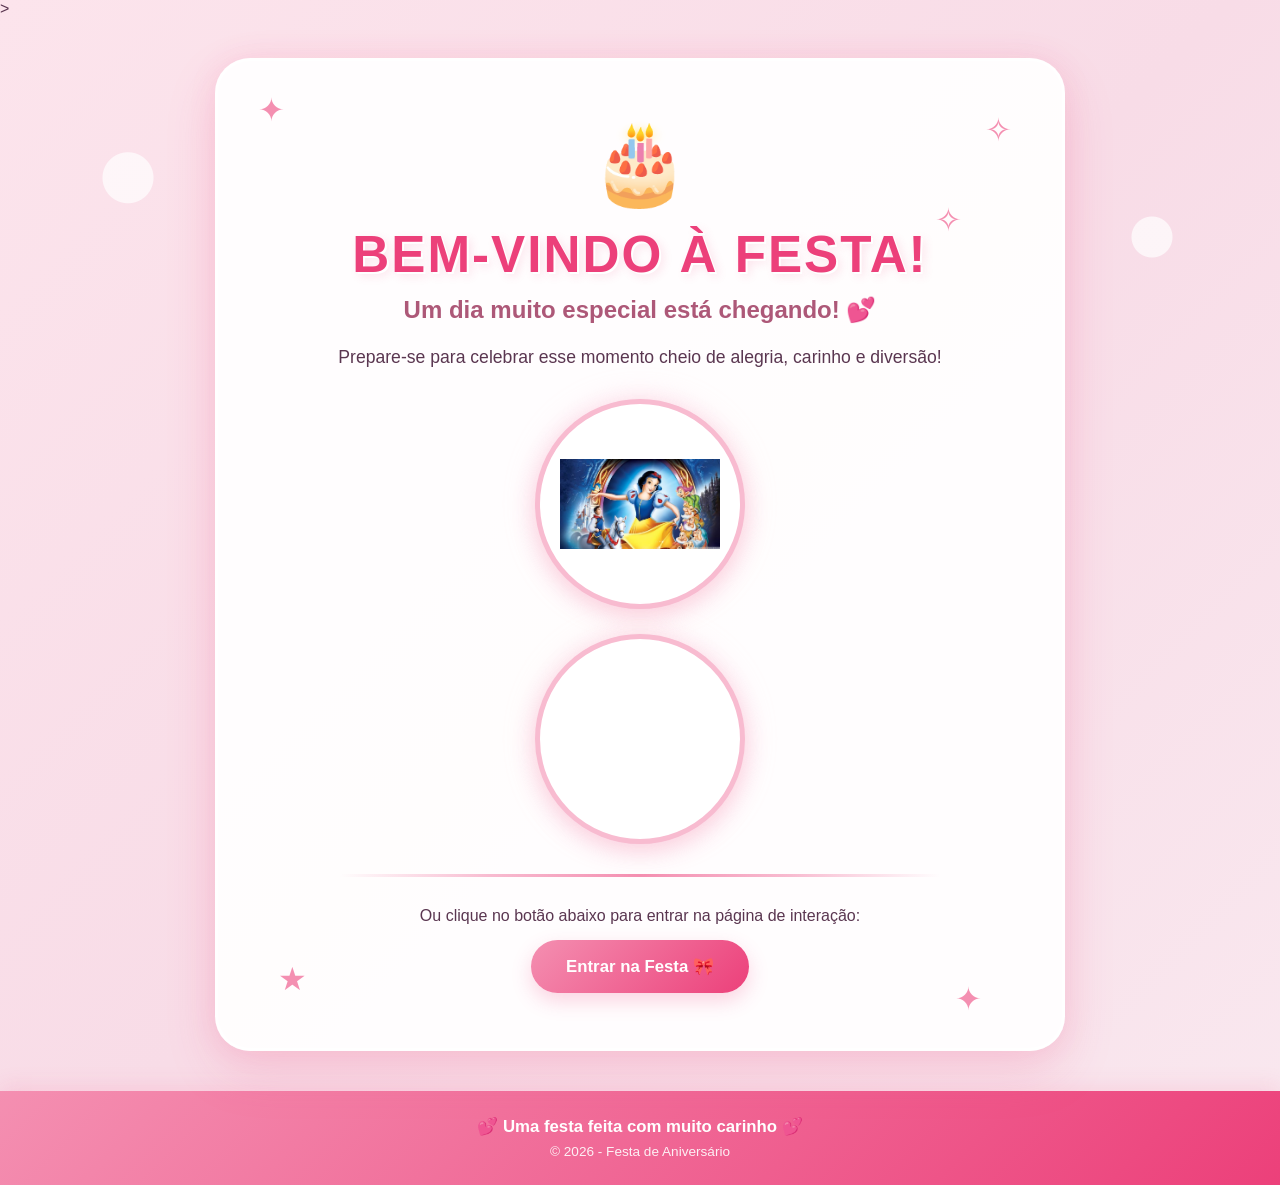
<file: index.html>
<!DOCTYPE html>

<html lang="pt-BR">

<head>
    <meta charset="UTF-8">
    <meta name="viewport" content="width=device-width, initial-scale=1.0">


    <title>Festa de Aniversário</title>
    <link:rel=<"stylesheet" href="interacao.html" </style>></link:rel>
        <link rel="stylesheet" href="styles.css">


</head>

<body>


    <main class="container">

        <section class="festa">

            <div class="estrelas">
                <span>✦</span>
                <span>✧</span>
                <span>★</span>
                <span>✦</span>
                <span>✧</span>
            </div>

            <div class="bolo">
                🎂
            </div>

            <h1>
                Bem-vindo à Festa!
            </h1>

            <h2>
                Um dia muito especial está chegando! 💕
            </h2>

            <p class="mensagem">
                Prepare-se para celebrar esse momento
                cheio de alegria, carinho e diversão!
            </p>

            <a href="interacao.html" target="_blank" rel="noopener noreferrer" class="logo-link">
                <img src="brancaneve.png" alt="Imagem da festa">
            </a>
            <a href="interacao.html" target="_blank" rel="noopener noreferrer" class="logo-link">
                <video autoplay muted loop playsinline>
                    <source src="gettyimages-453810502-640_adpp.mp4" type="video/mp4">
                    Seu navegador não suporta vídeo.
                </video>
            </a>


            <a href="interacao.html" class="btn-link">
                
            </a>

            <hr>

            <p class="texto-botao">
                Ou clique no botão abaixo para entrar
                na página de interação:
            </p>

            <button id="btnRedirecionar">
                Entrar na Festa 🎀
            </button>

        </section>

    </main>

    <footer>

        <p>
            💕 Uma festa feita com muito carinho 💕
        </p>

        <span>
            © 2026 - Festa de Aniversário
        </span>

    </footer>

    <script>
        document
            .getElementById('btnRedirecionar')
            .addEventListener('click', function () {
                window.location.href = 'interacao.html';
            });
    </script>


</body>

</html>
</file>
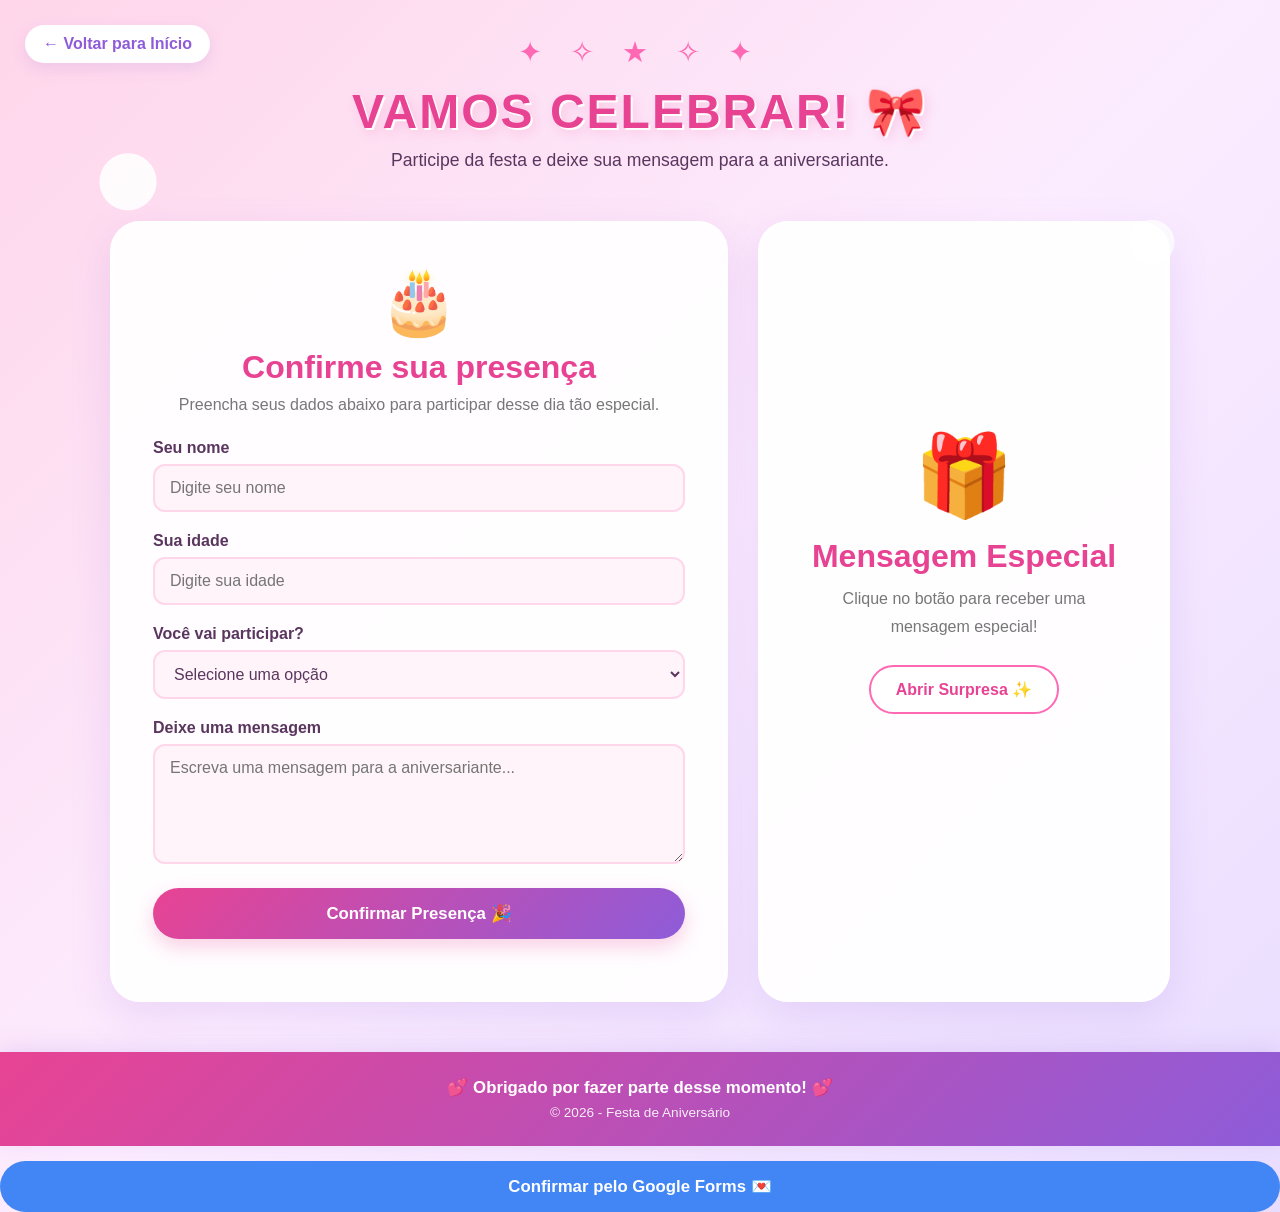
<file: interacao.html>
<!DOCTYPE html>

<html lang="pt-BR">

<head>
    <meta charset="UTF-8">
    <meta name="viewport" content="width=device-width, initial-scale=1.0">


    <title>Interação - Festa de Aniversário</title>

    <link rel="stylesheet" href="interacao.css">


</head>

<body>


    <header class="topo">

        <a href="index.html" class="voltar">
            ← Voltar para Início
        </a>

        <div class="decoracao">
            ✦ ✧ ★ ✧ ✦
        </div>

        <h1>Vamos Celebrar! 🎀</h1>

        <p>
            Participe da festa e deixe sua mensagem
            para a aniversariante.
        </p>

    </header>


    <main class="container">

        <section class="card-interacao">

            <div class="icone-festa">
                🎂
            </div>

            <h2>
                Confirme sua presença
            </h2>

            <p class="descricao">
                Preencha seus dados abaixo para participar
                desse dia tão especial.
            </p>


            <form id="formFesta">

                <div class="form-group">

                    <label for="nome">
                        Seu nome
                    </label>

                    <input type="text" id="nome" placeholder="Digite seu nome" required>

                </div>


                <div class="form-group">

                    <label for="idade">
                        Sua idade
                    </label>

                    <input type="number" id="idade" min="1" max="120" placeholder="Digite sua idade" required>

                </div>


                <div class="form-group">

                    <label for="presenca">
                        Você vai participar?
                    </label>

                    <select id="presenca" required>

                        <option value="">
                            Selecione uma opção
                        </option>

                        <option value="sim">
                            Sim, estarei na festa! 💕
                        </option>

                        <option value="nao">
                            Não poderei participar 😢
                        </option>

                    </select>

                </div>


                <div class="form-group">

                    <label for="mensagem">
                        Deixe uma mensagem
                    </label>

                    <textarea id="mensagem" rows="5"
                        placeholder="Escreva uma mensagem para a aniversariante..."></textarea>

                </div>


                <button type="submit" class="btn-confirmar">
                    Confirmar Presença 🎉
                </button>

            </form>


            <div id="resultado" class="resultado"></div>

        </section>


        <section class="card-surpresa">

            <div class="surpresa-icone">
                🎁
            </div>

            <h2>
                Mensagem Especial
            </h2>

            <p>
                Clique no botão para receber
                uma mensagem especial!
            </p>

            <button id="btnSurpresa" class="btn-surpresa">
                Abrir Surpresa ✨
            </button>

            <div id="mensagemSurpresa" class="mensagem-surpresa"></div>

        </section>

    </main>


    <footer>

        <p>
            💕 Obrigado por fazer parte desse momento! 💕
        </p>

        <span>
            © 2026 - Festa de Aniversário
        </span>

    </footer>
    <a href="https://forms.gle/vsv5EXLeEL7oz4aTA" target="_blank" rel="noopener noreferrer" class="btn-google">
        Confirmar pelo Google Forms 💌
    </a>

    <script>

        const form = document.getElementById('formFesta');

        const resultado = document.getElementById('resultado');

        form.addEventListener('submit', function (event) {

            event.preventDefault();

            const nome = document.getElementById('nome').value;

            const presenca = document.getElementById('presenca').value;

            const mensagem = document.getElementById('mensagem').value;

            if (presenca === 'sim') {

                resultado.innerHTML = `
                <div class="sucesso">
                    <span class="resultado-icone">🎉</span>

                    <h3>
                        Presença confirmada!
                    </h3>

                    <p>
                        Que alegria, ${nome}!
                        Esperamos você na festa! 💕
                    </p>

                    ${mensagem
                        ? `<p class="mensagem-convidado">
                                "${mensagem}"
                               </p>`
                        : ''
                    }
                </div>
            `;

            } else {

                resultado.innerHTML = `
                <div class="recusa">
                    <span class="resultado-icone">💗</span>

                    <h3>
                        Que pena!
                    </h3>

                    <p>
                        Obrigado por avisar, ${nome}.
                        Você estará presente em nossos pensamentos!
                    </p>

                    ${mensagem
                        ? `<p class="mensagem-convidado">
                                "${mensagem}"
                               </p>`
                        : ''
                    }
                </div>
            `;

            }

        });


        const btnSurpresa = document.getElementById('btnSurpresa');

        const mensagemSurpresa = document.getElementById('mensagemSurpresa');

        const mensagens = [
            'Que seu dia seja cheio de sorrisos! 🌸',
            'Que todos os seus sonhos se realizem! ✨',
            'Que nunca faltem amor, alegria e diversão! 💕',
            'Hoje é dia de celebrar a vida! 🎂',
            'Que essa festa seja inesquecível! 🎀'
        ];

        btnSurpresa.addEventListener('click', function () {

            const numero =
                Math.floor(Math.random() * mensagens.length);

            mensagemSurpresa.textContent = mensagens[numero];

            mensagemSurpresa.classList.remove('mostrar');

            setTimeout(function () {
                mensagemSurpresa.classList.add('mostrar');
            }, 50);

        });

    </script>


</body>

</html>
</file>
<file: styles.css>
:root {
    --rosa-claro: #fce4ec;
    --rosa: #f8bbd0;
    --rosa-medio: #f48fb1;
    --rosa-forte: #ec407a;
    --branco: #ffffff;
    --texto: #5a3650;
    --sombra: rgba(236, 64, 122, 0.18);
}

* {
    margin: 0;
    padding: 0;
    box-sizing: border-box;
    font-family: 'Segoe UI', Tahoma, Geneva, Verdana, sans-serif;
}

html {
    scroll-behavior: smooth;
}

body {
    min-height: 100vh;
    background:
        radial-gradient(circle at 10% 15%,
            rgba(255, 255, 255, 0.7) 0 25px,
            transparent 26px),
        radial-gradient(circle at 90% 20%,
            rgba(255, 255, 255, 0.7) 0 20px,
            transparent 21px),
        linear-gradient(135deg,
            #fce4ec,
            #f8dce7,
            #f9e8ef);

    color: var(--texto);
    display: flex;
    flex-direction: column;
    overflow-x: hidden;

}

/* Container */

.container {
    width: 100%;
    min-height: calc(100vh - 100px);

    display: flex;
    justify-content: center;
    align-items: center;

    padding: 40px 20px;

}

/* Card principal */

.festa {
    position: relative;

    width: 100%;
    max-width: 850px;

    background: rgba(255, 255, 255, 0.92);

    padding: 55px 40px;

    border-radius: 35px;

    text-align: center;

    box-shadow:
        0 20px 50px var(--sombra),
        0 0 30px rgba(236, 64, 122, 0.08);

    border: 3px solid rgba(255, 255, 255, 0.9);

    animation: aparecer 0.8s ease;

}

/* Estrelas */

.estrelas {
    position: absolute;

    width: 100%;
    height: 100%;

    top: 0;
    left: 0;

    pointer-events: none;

}

.estrelas span {
    position: absolute;

    color: var(--rosa-medio);

    font-size: 2rem;

    animation: brilhar 2s infinite ease-in-out;

}

.estrelas span:nth-child(1) {
    top: 30px;
    left: 40px;
}

.estrelas span:nth-child(2) {
    top: 50px;
    right: 50px;

    animation-delay: 0.5s;

}

.estrelas span:nth-child(3) {
    bottom: 50px;
    left: 60px;

    animation-delay: 1s;

}

.estrelas span:nth-child(4) {
    bottom: 30px;
    right: 80px;

    animation-delay: 1.5s;

}

.estrelas span:nth-child(5) {
    top: 140px;
    right: 100px;

    animation-delay: 0.8s;

}

/* Bolo */

.bolo {
    font-size: 5rem;

    margin-bottom: 15px;

    animation: flutuar 3s infinite ease-in-out;

    position: relative;
    z-index: 2;

}

/* Título */

.festa h1 {
    color: var(--rosa-forte);

    font-size: 3.2rem;

    margin-bottom: 12px;

    text-transform: uppercase;

    letter-spacing: 2px;

    text-shadow:
        2px 2px 0 var(--branco),
        4px 4px 10px rgba(236, 64, 122, 0.15);

    position: relative;
    z-index: 2;

}

/* Subtítulo */

.festa h2 {
    color: #ad5878;

    font-size: 1.5rem;

    margin-bottom: 18px;

    position: relative;
    z-index: 2;

}

/* Mensagem */

.mensagem {
    max-width: 650px;

    margin: 0 auto 25px;

    font-size: 1.1rem;

    line-height: 1.8;

    color: var(--texto);

    position: relative;
    z-index: 2;

}

/* Imagem e vídeo */

.logo-link {
    display: flex;

    justify-content: center;
    align-items: center;

    width: 210px;
    height: 210px;

    margin: 25px auto;

    background: var(--branco);

    border-radius: 50%;

    border: 5px solid var(--rosa);

    box-shadow:
        0 8px 25px rgba(236, 64, 122, 0.18),
        0 0 30px rgba(248, 187, 208, 0.35);

    transition: all 0.3s ease;

    position: relative;
    z-index: 2;

    overflow: hidden;

}

.logo-link:hover {
    transform: scale(1.05);

    box-shadow:
        0 12px 35px rgba(236, 64, 122, 0.25),
        0 0 40px rgba(248, 187, 208, 0.5);

}

.logo-link img {
    width: 160px;
    max-width: 85%;

    display: block;

}

/* Vídeo */

.logo-link video {
    width: 100%;
    height: 100%;

    object-fit: cover;

    display: block;

    border-radius: 50%;

}

/* Linha */

hr {
    border: 0;

    width: 80%;
    max-width: 600px;

    height: 3px;

    margin: 30px auto;

    background:
        linear-gradient(90deg,
            transparent,
            var(--rosa),
            var(--rosa-medio),
            var(--rosa),
            transparent);

}

/* Texto do botão */

.texto-botao {
    margin-bottom: 15px;

    font-size: 1rem;

    color: var(--texto);

}

/* Botão */

#btnRedirecionar {
    border: none;

    background:
        linear-gradient(135deg,
            var(--rosa-medio),
            var(--rosa-forte));

    color: var(--branco);

    padding: 16px 35px;

    border-radius: 30px;

    font-size: 1.05rem;

    font-weight: bold;

    cursor: pointer;

    box-shadow:
        0 8px 20px rgba(236, 64, 122, 0.22);

    transition: all 0.3s ease;

    position: relative;
    z-index: 2;

}

#btnRedirecionar:hover {
    transform: translateY(-4px) scale(1.03);

    box-shadow:
        0 12px 28px rgba(236, 64, 122, 0.3);

}

#btnRedirecionar:active {
    transform: scale(0.97);
}

/* Rodapé */

footer {
    width: 100%;

    background:
        linear-gradient(135deg,
            #f48fb1,
            #ec407a);

    color: var(--branco);

    text-align: center;

    padding: 25px 20px;

    box-shadow:
        0 -5px 20px rgba(236, 64, 122, 0.12);

}

footer p {
    font-size: 1.05rem;

    font-weight: bold;

    margin-bottom: 5px;

}

footer span {
    font-size: 0.85rem;

    opacity: 0.9;

}

/* Animações */

@keyframes aparecer {
    from {
        opacity: 0;
        transform: translateY(30px);
    }

    to {
        opacity: 1;
        transform: translateY(0);
    }


}

@keyframes brilhar {

    0%,
    100% {
        opacity: 0.4;
        transform: scale(1);
    }

    50% {
        opacity: 1;
        transform: scale(1.3) rotate(15deg);
    }


}

@keyframes flutuar {

    0%,
    100% {
        transform: translateY(0);
    }

    50% {
        transform: translateY(-10px);
    }


}

/* Tablet */

@media (max-width: 768px) {

    .container {
        padding: 25px 15px;
    }

    .festa {
        padding: 45px 25px;
        border-radius: 28px;
    }

    .festa h1 {
        font-size: 2.4rem;
    }

    .festa h2 {
        font-size: 1.2rem;
    }

    .mensagem {
        font-size: 1rem;
    }

    .bolo {
        font-size: 4rem;
    }

    .logo-link {
        width: 180px;
        height: 180px;
    }

    .logo-link img {
        width: 135px;
    }

    #btnRedirecionar {
        width: 100%;
        max-width: 320px;
    }


}

/* Celular */

@media (max-width: 480px) {

    .container {
        padding: 15px 10px;
    }

    .festa {
        padding: 35px 18px;
        border-radius: 22px;
    }

    .festa h1 {
        font-size: 1.8rem;
        letter-spacing: 1px;
    }

    .festa h2 {
        font-size: 1rem;
    }

    .mensagem {
        font-size: 0.95rem;
        line-height: 1.6;
    }

    .bolo {
        font-size: 3.5rem;
    }

    .logo-link {
        width: 150px;
        height: 150px;
    }

    .logo-link img {
        width: 110px;
    }

    #btnRedirecionar {
        font-size: 0.95rem;
        padding: 13px 20px;
    }

    hr {
        width: 95%;
    }

    .estrelas span {
        font-size: 1.4rem;
    }

    footer {
        padding: 20px 10px;
    }

    footer p {
        font-size: 0.95rem;
    }

    footer span {
        font-size: 0.8rem;
    }


}
</file>
<file: interacao.css>
:root {
    --rosa: #ff69b4;
    --rosa-forte: #e84393;
    --rosa-claro: #ffd6ea;
    --rosa-suave: #fff4f9;
    --lilas: #c8a2ff;
    --lilas-forte: #8e5cd9;
    --branco: #ffffff;
    --texto: #5a365f;
    --cinza: #777;
    --verde: #55b979;
}

* {
    margin: 0;
    padding: 0;
    box-sizing: border-box;
    font-family: 'Segoe UI', Tahoma, Geneva, Verdana, sans-serif;
}

html {
    scroll-behavior: smooth;
}

.btn-google {
    display: inline-block;
    width: 100%;
    margin-top: 15px;
    padding: 15px;
    border-radius: 30px;
    background: #4285f4;
    color: #ffffff;
    text-decoration: none;
    font-size: 1.05rem;
    font-weight: bold;
    text-align: center;
    transition: all 0.3s ease;
}

.btn-google:hover {
    transform: translateY(-4px);
    box-shadow: 0 10px 25px rgba(66, 133, 244, 0.3);
}

body {
    min-height: 100vh;

    background:
        radial-gradient(circle at 10% 15%,
            rgba(255, 255, 255, 0.9) 0 28px,
            transparent 29px),
        radial-gradient(circle at 90% 20%,
            rgba(255, 255, 255, 0.9) 0 22px,
            transparent 23px),
        linear-gradient(135deg,
            #ffd6ea,
            #fcecff,
            #e8ddff);

    color: var(--texto);

    display: flex;
    flex-direction: column;

    overflow-x: hidden;

}

/* Cabeçalho */

.topo {
    text-align: center;

    padding: 35px 20px 25px;

    position: relative;

}

.voltar {
    position: absolute;

    left: 25px;
    top: 25px;

    color: var(--lilas-forte);

    text-decoration: none;

    font-weight: bold;

    background: var(--branco);

    padding: 10px 18px;

    border-radius: 25px;

    box-shadow: 0 5px 15px rgba(142, 92, 217, 0.15);

    transition: all 0.3s ease;

}

.voltar:hover {
    color: var(--rosa-forte);

    transform: translateY(-3px);

    box-shadow: 0 8px 20px rgba(142, 92, 217, 0.25);

}

.decoracao {
    color: var(--rosa);

    font-size: 1.8rem;

    letter-spacing: 10px;

    margin-bottom: 15px;

    animation: brilho 2s infinite ease-in-out;

}

.topo h1 {
    color: var(--rosa-forte);

    font-size: 3rem;

    text-transform: uppercase;

    letter-spacing: 2px;

    text-shadow:
        2px 2px 0 var(--branco),
        4px 5px 12px rgba(232, 67, 147, 0.18);

    margin-bottom: 10px;

}

.topo p {
    font-size: 1.1rem;

    color: var(--texto);

}

/* Área principal */

.container {
    width: 100%;
    max-width: 1100px;

    margin: 0 auto;

    padding: 25px 20px 50px;

    display: grid;

    grid-template-columns: 1.5fr 1fr;

    gap: 30px;

    flex: 1;

}

/* Cards */

.card-interacao,
.card-surpresa {
    background: rgba(255, 255, 255, 0.92);

    border-radius: 30px;

    padding: 40px;

    box-shadow:
        0 15px 40px rgba(142, 92, 217, 0.15);

    border: 3px solid rgba(255, 255, 255, 0.9);

}

/* Card principal */

.card-interacao {
    text-align: center;
}

.icone-festa {
    font-size: 4rem;

    margin-bottom: 10px;

    animation: flutuar 3s infinite ease-in-out;

}

.card-interacao h2,
.card-surpresa h2 {
    color: var(--rosa-forte);

    font-size: 2rem;

    margin-bottom: 10px;

}

.descricao {
    color: var(--cinza);

    margin-bottom: 25px;

}

/* Formulário */

.form-group {
    margin-bottom: 20px;

    text-align: left;

}

.form-group label {
    display: block;

    margin-bottom: 7px;

    color: var(--texto);

    font-weight: bold;

}

.form-group input,
.form-group select,
.form-group textarea {
    width: 100%;

    padding: 13px 15px;

    border: 2px solid var(--rosa-claro);

    border-radius: 12px;

    background: var(--rosa-suave);

    color: var(--texto);

    font-size: 1rem;

    outline: none;

    transition:
        border-color 0.3s ease,
        box-shadow 0.3s ease,
        transform 0.2s ease;

}

.form-group input:focus,
.form-group select:focus,
.form-group textarea:focus {
    border-color: var(--rosa);

    box-shadow:
        0 0 0 4px rgba(255, 105, 180, 0.12);

    transform: translateY(-2px);

}

.form-group textarea {
    resize: vertical;

    min-height: 120px;

}

/* Botão confirmar */

.btn-confirmar {
    width: 100%;

    border: none;

    background:
        linear-gradient(135deg,
            var(--rosa-forte),
            var(--lilas-forte));

    color: var(--branco);

    padding: 15px;

    border-radius: 30px;

    font-size: 1.05rem;

    font-weight: bold;

    cursor: pointer;

    box-shadow:
        0 8px 20px rgba(232, 67, 147, 0.25);

    transition: all 0.3s ease;

}

.btn-confirmar:hover {
    transform: translateY(-4px);

    box-shadow:
        0 12px 28px rgba(232, 67, 147, 0.35);

}

.btn-confirmar:active {
    transform: scale(0.98);
}

/* Resultado */

.resultado {
    margin-top: 20px;
}

.sucesso,
.recusa {
    padding: 20px;

    border-radius: 18px;

    animation: aparecer 0.5s ease;

}

.sucesso {
    background: #edfff3;

    border: 2px solid #a9e7bc;

    color: #287344;

}

.recusa {
    background: #fff0f5;

    border: 2px solid #f5b3cb;

    color: #a33161;

}

.resultado-icone {
    display: block;

    font-size: 2.5rem;

    margin-bottom: 5px;

}

.sucesso h3,
.recusa h3 {
    font-size: 1.4rem;

    margin-bottom: 8px;

}

.mensagem-convidado {
    margin-top: 12px;

    font-style: italic;

    padding: 10px;

    background: rgba(255, 255, 255, 0.6);

    border-radius: 10px;

}

/* Card surpresa */

.card-surpresa {
    text-align: center;

    display: flex;

    flex-direction: column;

    justify-content: center;

    align-items: center;

}

.surpresa-icone {
    font-size: 5rem;

    margin-bottom: 15px;

    animation: flutuar 3s infinite ease-in-out;

}

.card-surpresa p {
    color: var(--cinza);

    line-height: 1.7;

    margin-bottom: 25px;

}

/* Botão surpresa */

.btn-surpresa {
    border: 2px solid var(--rosa);

    background: var(--branco);

    color: var(--rosa-forte);

    padding: 13px 25px;

    border-radius: 30px;

    font-size: 1rem;

    font-weight: bold;

    cursor: pointer;

    transition: all 0.3s ease;

}

.btn-surpresa:hover {
    background:
        linear-gradient(135deg,
            var(--rosa),
            var(--lilas));

    color: var(--branco);

    transform: translateY(-4px);

    border-color: transparent;

}

/* Mensagem surpresa */

.mensagem-surpresa {
    width: 100%;

    min-height: 60px;

    margin-top: 20px;

    padding: 15px;

    border-radius: 15px;

    background: var(--rosa-suave);

    color: var(--rosa-forte);

    font-weight: bold;

    display: flex;

    align-items: center;

    justify-content: center;

    opacity: 0;

    transform: scale(0.9);

    transition: all 0.4s ease;

}

.mensagem-surpresa.mostrar {
    opacity: 1;

    transform: scale(1);

    border: 2px solid var(--rosa-claro);

}

/* Footer */

footer {
    background:
        linear-gradient(135deg,
            var(--rosa-forte),
            var(--lilas-forte));

    color: var(--branco);

    text-align: center;

    padding: 25px 20px;

    box-shadow:
        0 -5px 20px rgba(142, 92, 217, 0.15);

}

footer p {
    font-size: 1.05rem;

    font-weight: bold;

    margin-bottom: 5px;

}

footer span {
    font-size: 0.85rem;

    opacity: 0.9;

}

/* Animações */

@keyframes brilho {

    0%,
    100% {
        opacity: 0.5;

        transform: scale(1);
    }

    50% {
        opacity: 1;

        transform: scale(1.1);
    }


}

@keyframes flutuar {

    0%,
    100% {
        transform: translateY(0);
    }

    50% {
        transform: translateY(-10px);
    }


}

@keyframes aparecer {
    from {
        opacity: 0;

        transform: translateY(15px);
    }

    to {
        opacity: 1;

        transform: translateY(0);
    }


}

/* Tablet */

@media (max-width: 800px) {

    .container {
        grid-template-columns: 1fr;
    }

    .card-surpresa {
        min-height: 300px;
    }

    .topo h1 {
        font-size: 2.3rem;
    }

    .voltar {
        position: static;

        display: inline-block;

        margin-bottom: 20px;
    }


}

/* Celular */

@media (max-width: 480px) {

    .topo {
        padding: 25px 15px;
    }

    .topo h1 {
        font-size: 1.8rem;

        letter-spacing: 1px;
    }

    .topo p {
        font-size: 0.95rem;
    }

    .container {
        padding: 15px 12px 35px;
    }

    .card-interacao,
    .card-surpresa {
        padding: 25px 18px;

        border-radius: 22px;
    }

    .card-interacao h2,
    .card-surpresa h2 {
        font-size: 1.5rem;
    }

    .icone-festa {
        font-size: 3.5rem;
    }

    .surpresa-icone {
        font-size: 4rem;
    }

    .decoracao {
        font-size: 1.4rem;

        letter-spacing: 5px;
    }

    .form-group input,
    .form-group select,
    .form-group textarea {
        font-size: 0.95rem;
    }

    .btn-confirmar,
    .btn-surpresa {
        font-size: 0.95rem;
    }


}
</file>
